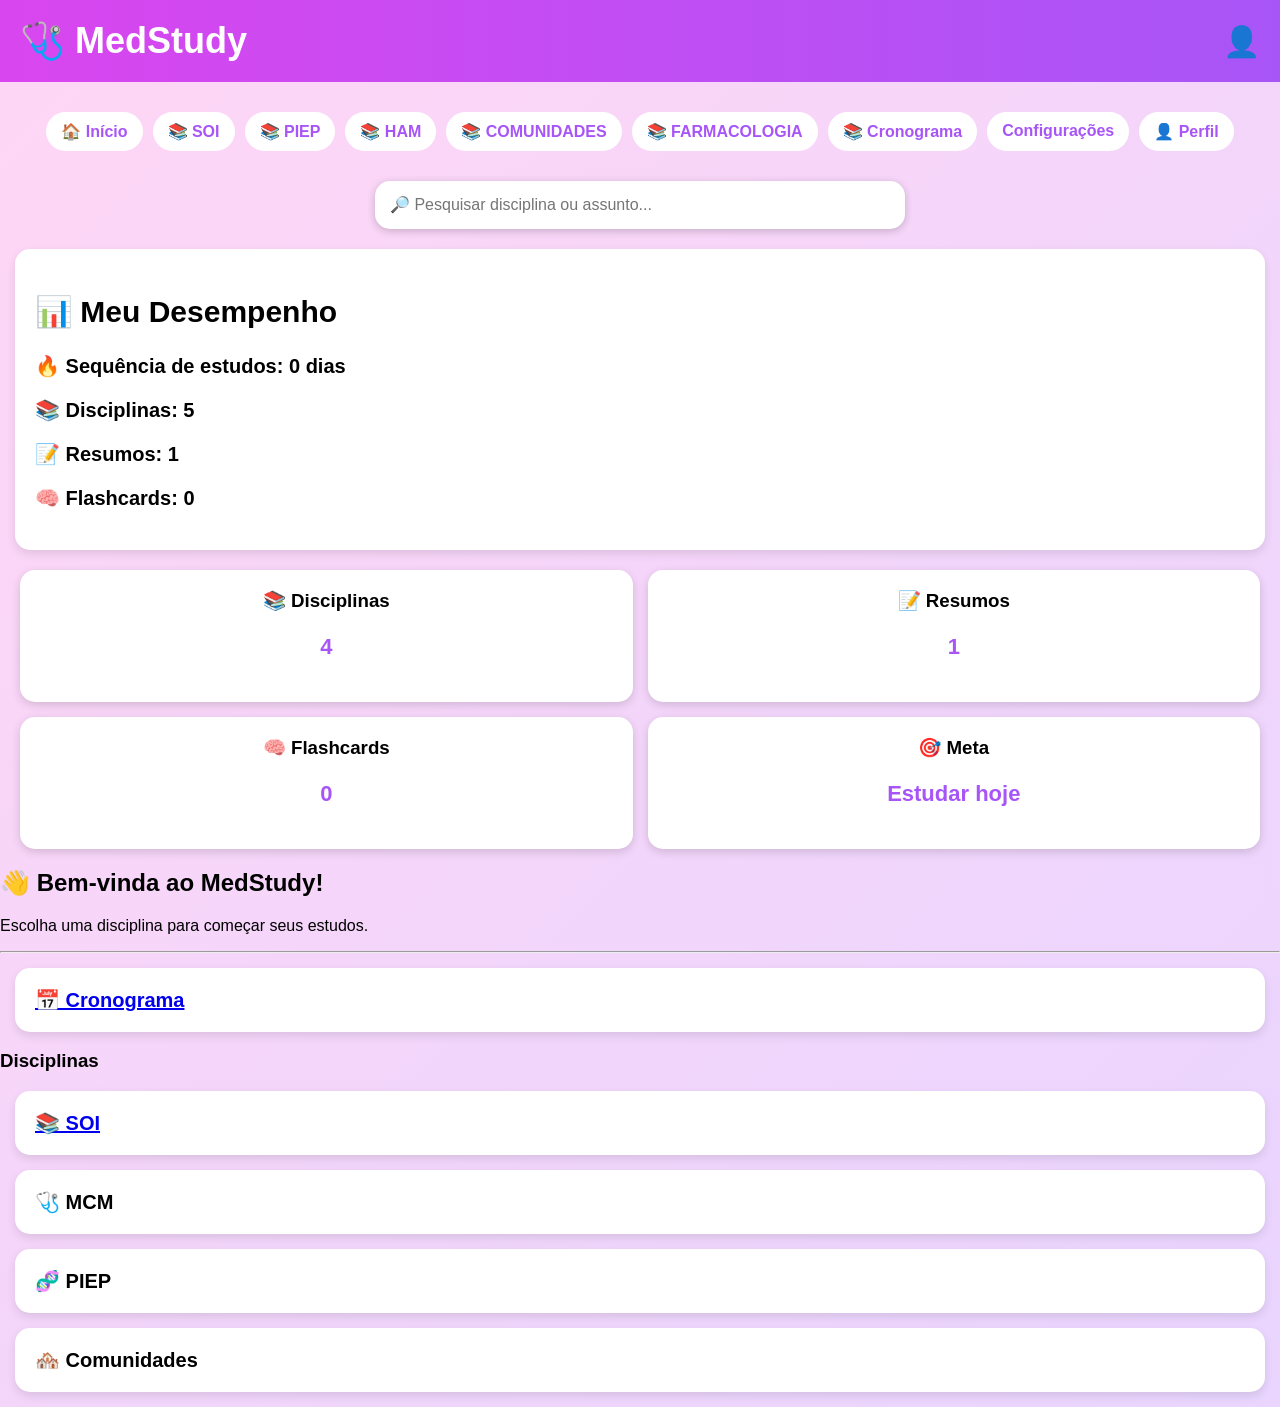
<file: index.html>
<!DOCTYPE html>
<html lang="pt-BR">
<head>
<meta charset="UTF-8">
<meta name="viewport" content="width=device-width, initial-scale=1.0">
<title>MedStudy</title>
<link rel="stylesheet" href="style.css">
</head>

<body>
    
<header>
<h1>🩺 MedStudy</h1>
    <a href="perfil.html" class="perfil">👤</a>
</header>

<nav>
    <a href="index.html">🏠 Início</a>
    <a href="soi.html">📚 SOI</a>
    <a href="piep.html">📚 PIEP</a>
    <a href="ham.html">📚 HAM</a>
    <a href="comunidades.html">📚 COMUNIDADES</a>
    <a href="farmacologia">📚 FARMACOLOGIA</a>
    <a href="cronograma.html">📚 Cronograma</a>
    <a href="configurações.html"> Configurações</a>
    <a href="perfil.html">👤 Perfil</a>
</nav>
</div>
<input type="text" placeholder="🔎 Pesquisar disciplina ou assunto..." class="pesquisa">
    <div class="card">
    <h2>📊 Meu Desempenho</h2>
    <p>🔥 Sequência de estudos: 0 dias</p>
    <p>📚 Disciplinas: 5</p>
    <p>📝 Resumos: 1</p>
    <p>🧠 Flashcards: 0</p>
</div>
<div class="dashboard">

    <div class="info-card">
        <h3>📚 Disciplinas</h3>
        <p>4</p>
    </div>

    <div class="info-card">
        <h3>📝 Resumos</h3>
        <p>1</p>
    </div>

    <div class="info-card">
        <h3>🧠 Flashcards</h3>
        <p>0</p>
    </div>

    <div class="info-card">
        <h3>🎯 Meta</h3>
        <p>Estudar hoje</p>
    </div>

</div>
    
<h2>👋 Bem-vinda ao MedStudy!</h2>

<p>Escolha uma disciplina para começar seus estudos.</p>   


<hr>
<a href="cronograma.html">
    <div class="card">📅 Cronograma</div>
</a>
<h3>Disciplinas</h3>

<a href="soi.html">
    <div class="card">📚 SOI</div>
</a>

<div class="card">🩺 MCM</div>

<div class="card">🧬 PIEP</div>

<div class="card">🏘️ Comunidades</div>

</body>
</html>
</file>
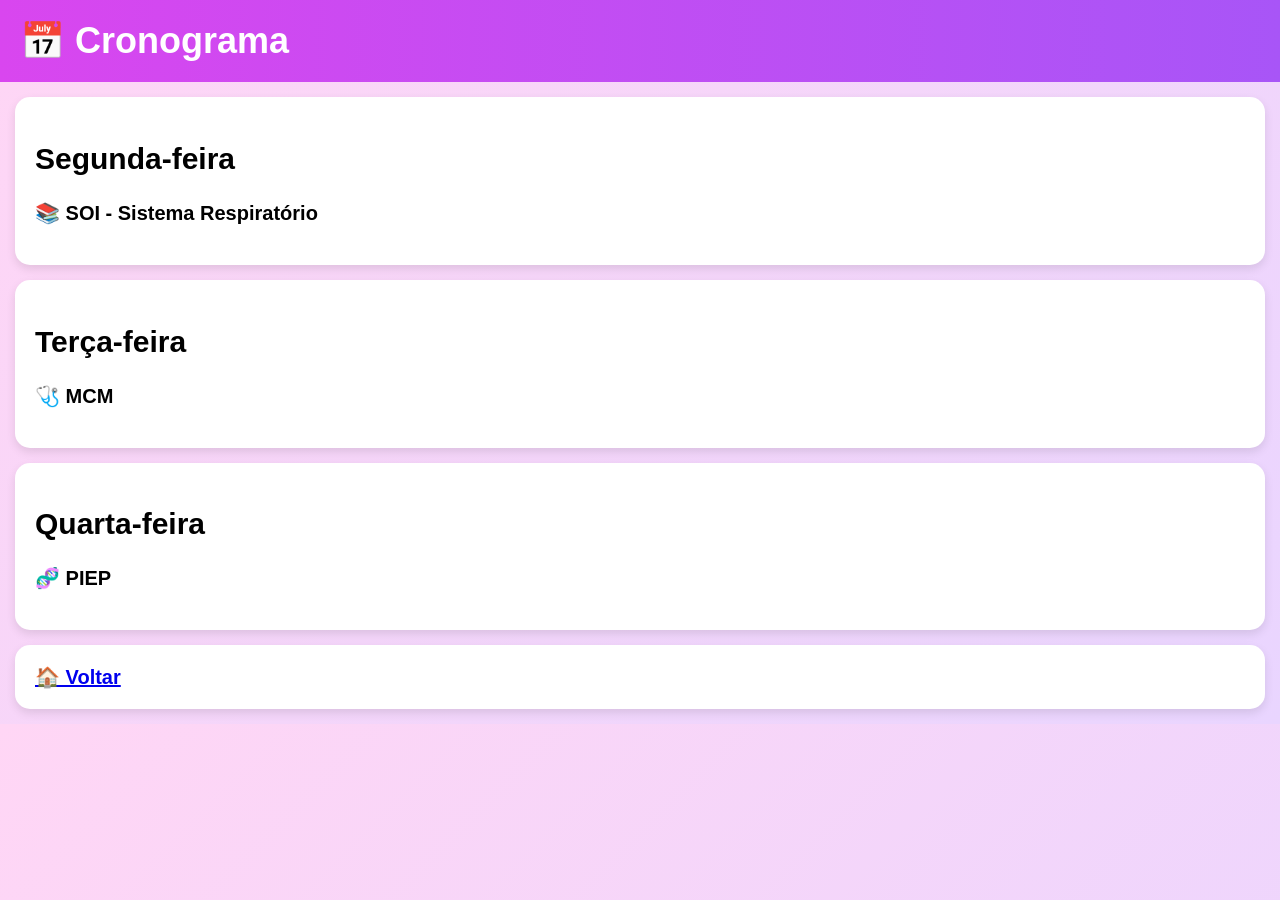
<file: cronograma.html>
<!DOCTYPE html>
<html lang="pt-BR">
<head>
  <meta charset="UTF-8">
  <meta name="viewport" content="width=device-width, initial-scale=1.0">
  <title>Cronograma - MedStudy</title>
  <link rel="stylesheet" href="style.css">
</head>
<body>

<header>
  <h1>📅 Cronograma</h1>
</header>

<div class="card">
  <h2>Segunda-feira</h2>
  <p>📚 SOI - Sistema Respiratório</p>
</div>

<div class="card">
  <h2>Terça-feira</h2>
  <p>🩺 MCM</p>
</div>

<div class="card">
  <h2>Quarta-feira</h2>
  <p>🧬 PIEP</p>
</div>

<a href="index.html">
  <div class="card">🏠 Voltar</div>
</a>

</body>
</html>
</file>
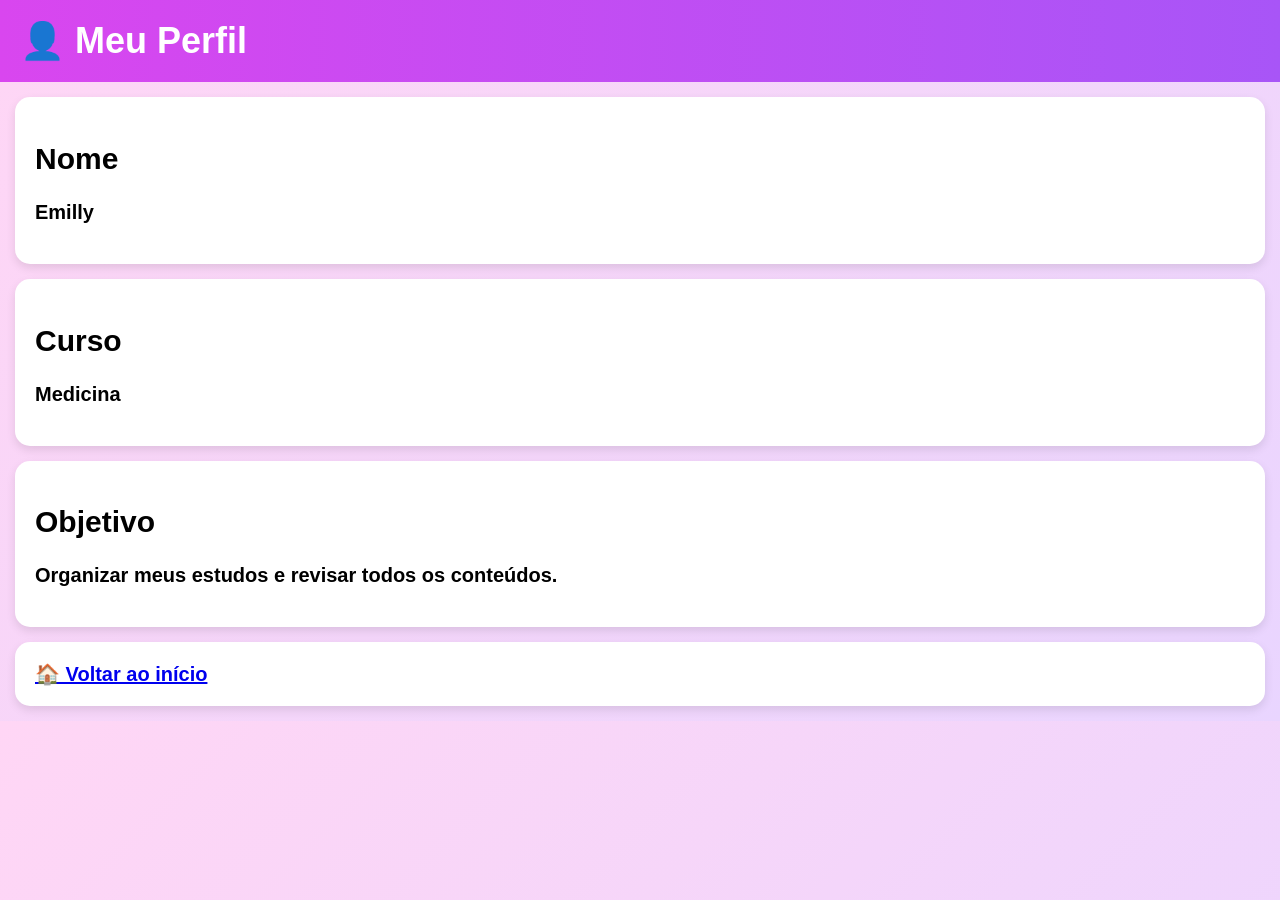
<file: perfil.html>
<!DOCTYPE html>
<html lang="pt-BR">
<head>
    <meta charset="UTF-8">
    <meta name="viewport" content="width=device-width, initial-scale=1.0">
    <title>Perfil - MedStudy</title>
    <link rel="stylesheet" href="style.css">
</head>
<body>

<header>
    <h1>👤 Meu Perfil</h1>
</header>

<div class="card">
    <h2>Nome</h2>
    <p>Emilly</p>
</div>

<div class="card">
    <h2>Curso</h2>
    <p>Medicina</p>
</div>

<div class="card">
    <h2>Objetivo</h2>
    <p>Organizar meus estudos e revisar todos os conteúdos.</p>
</div>

<a href="index.html">
    <div class="card">🏠 Voltar ao início</div>
</a>

</body>
</html>
</file>
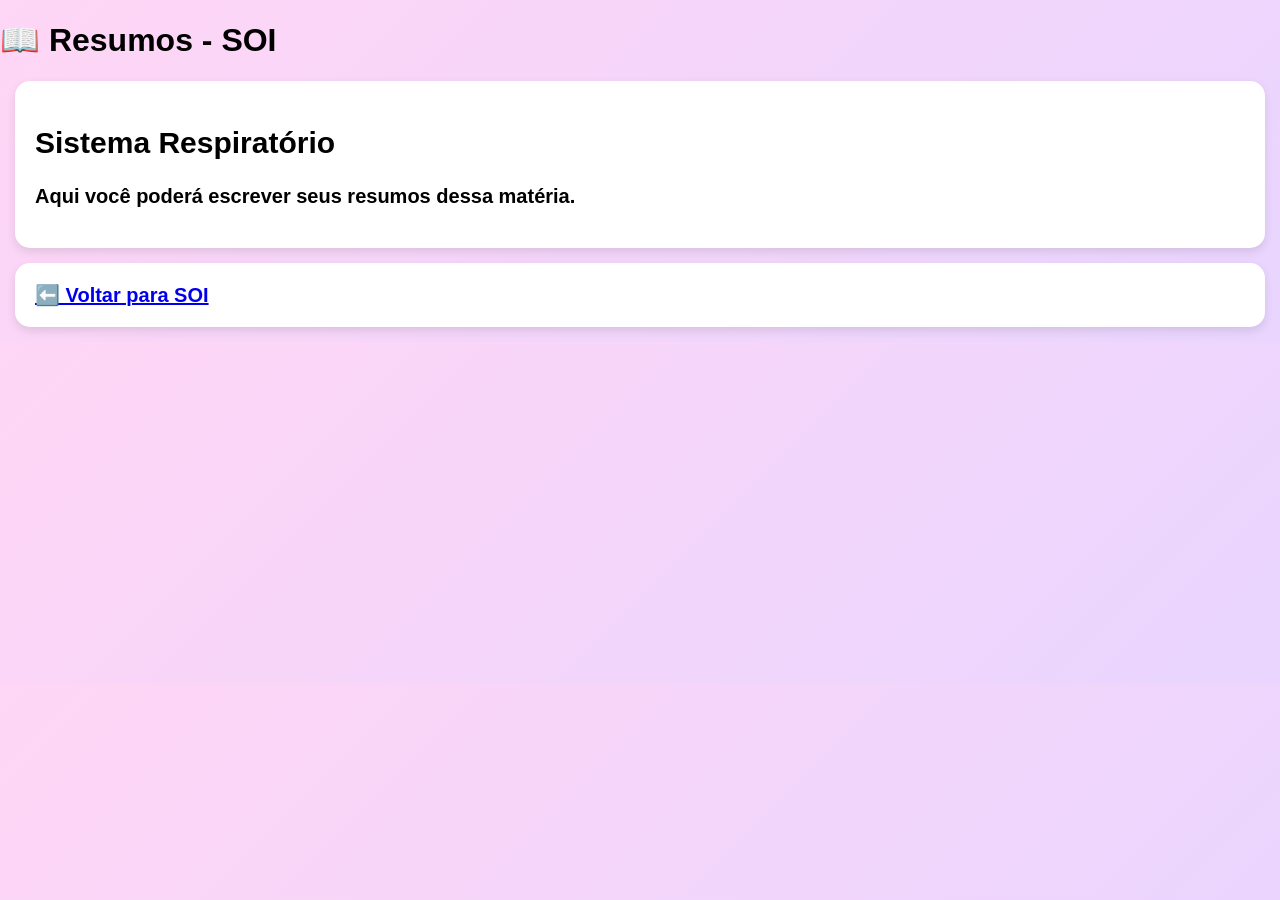
<file: resumos-soi.html>
<!DOCTYPE html>
<html lang="pt-BR">
<head>
    <meta charset="UTF-8">
    <meta name="viewport" content="width=device-width, initial-scale=1.0">
    <title>Resumos - SOI</title>
    <link rel="stylesheet" href="style.css">
</head>

<body>

<h1>📖 Resumos - SOI</h1>

<div class="card">
    <h2>Sistema Respiratório</h2>
    <p>Aqui você poderá escrever seus resumos dessa matéria.</p>
</div>

<a href="soi.html">
    <div class="card">⬅️ Voltar para SOI</div>
</a>

</body>
</html>
</file>
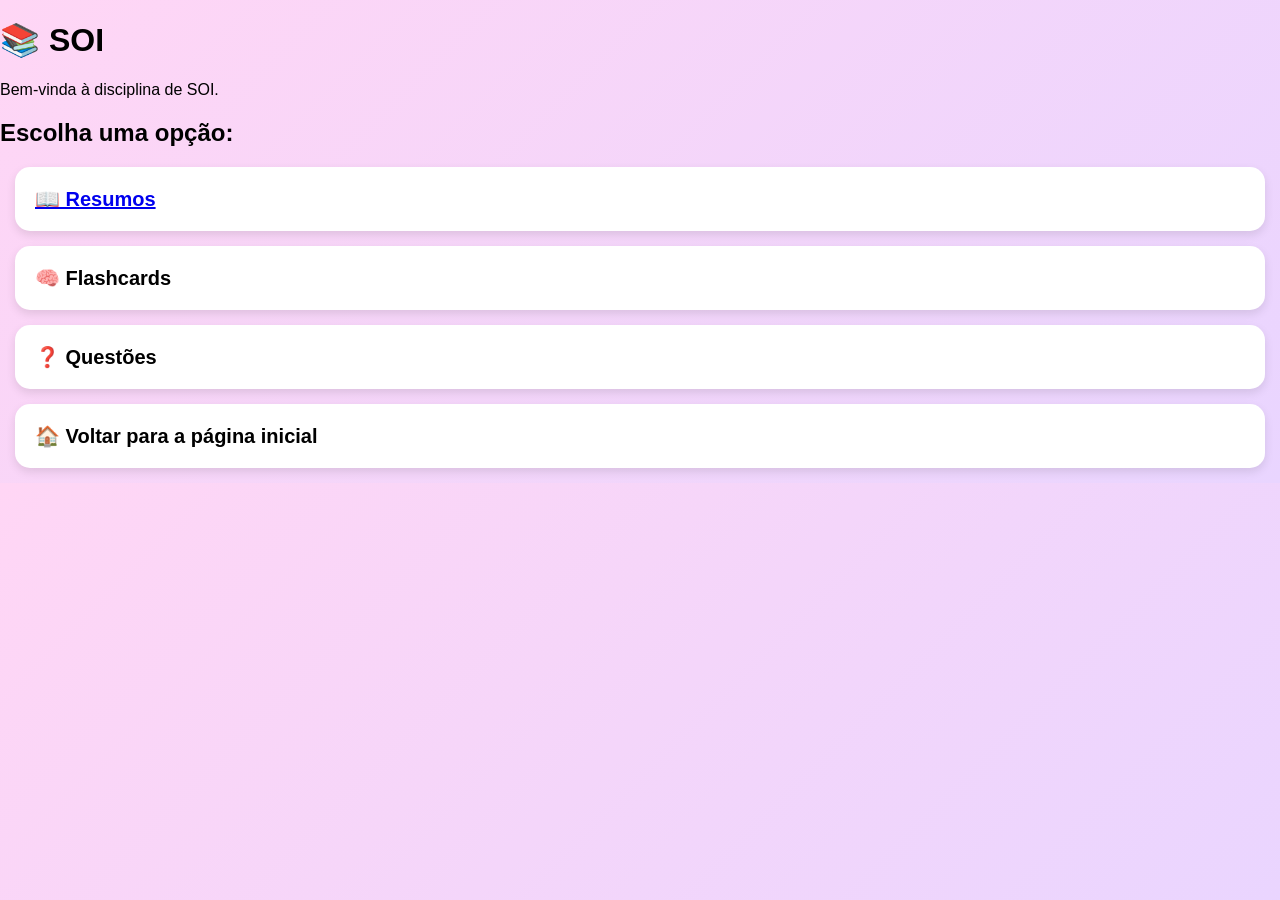
<file: soi.html>
<!DOCTYPE html>
<html lang="pt-BR">
<head>
    <meta charset="UTF-8">
    <meta name="viewport" content="width=device-width, initial-scale=1.0">
    <title>SOI - MedStudy</title>
    <link rel="stylesheet" href="style.css">
</head>

<body>

<h1>📚 SOI</h1>

<p>Bem-vinda à disciplina de SOI.</p>

<h2>Escolha uma opção:</h2>

<a href="resumos-soi.html">
    <div class="card">📖 Resumos</div>
</a>

<div class="card">🧠 Flashcards</div>

<div class="card">❓ Questões</div>

<div class="card">🏠 Voltar para a página inicial</div>

</body>
</html>
</file>
<file: style.css>
body {
    background: linear-gradient(135deg, #ffd6f5, #e9d5ff);
    font-family: Arial, sans-serif;
    margin: 0;
    padding: 0;
}

header {
    background: #c084fc;
    color: white;
    text-align: center;
    padding: 20px;
}

main {
    max-width: 800px;
    margin: 30px auto;
    background: white;
    padding: 20px;
    border-radius: 15px;
    box-shadow: 0 4px 10px rgba(0,0,0,0.2);
}

button {
    background: #ec4899;
    color: white;
    border: none;
    padding: 12px 20px;
    border-radius: 10px;
    cursor: pointer;
    font-size: 16px;
}

button:hover {
    background: #db2777;
}
.card {
    background: white;
    margin: 15px;
    padding: 20px;
    border-radius: 15px;
    font-size: 20px;
    font-weight: bold;
    box-shadow: 0 4px 10px rgba(0,0,0,0.1);
    cursor: pointer;
}

.card:hover {
    background: #f9d5ec;
}
header {
    background: linear-gradient(90deg, #d946ef, #a855f7);
    color: white;
    padding: 20px;
    display: flex;
    justify-content: space-between;
    align-items: center;
}

header h1 {
    margin: 0;
    font-size: 36px;
}

header p {
    margin-top: 8px;
    font-size: 18px;
}
.pesquisa {
    width: 80%;
    max-width: 500px;
    display: block;
    margin: 20px auto;
    padding: 15px;
    border: none;
    border-radius: 15px;
    font-size: 16px;
    box-shadow: 0 2px 8px rgba(0,0,0,0.2);
}
header {
    position: relative;
}

.perfil {
    text-decoration: none;
    font-size: 30px;
    color: white;
}
nav {
    display: flex;
    justify-content: center;
    gap: 20px;
    margin: 20px;
}

nav a {
    text-decoration: none;
    background: white;
    color: #a855f7;
    padding: 10px 20px;
    border-radius: 20px;
    font-weight: bold;
}

nav a:hover {
    background: #f3e8ff;
}
.dashboard {
    display: grid;
    grid-template-columns: repeat(2, 1fr);
    gap: 15px;
    margin: 20px;
}

.info-card {
    background: white;
    border-radius: 15px;
    padding: 20px;
    text-align: center;
    box-shadow: 0 3px 10px rgba(0,0,0,0.15);
}

.info-card h3 {
    margin: 0;
}

.info-card p {
    font-size: 22px;
    font-weight: bold;
    color: #a855f7;
}
nav {
    display: flex;
    gap: 10px;
    overflow-x: auto;
    white-space: nowrap;
    padding: 10px;
}

nav a {
    text-decoration: none;
    background: white;
    color: #a855f7;
    padding: 10px 15px;
    border-radius: 20px;
    font-weight: bold;
    flex-shrink: 0;
}
</file>
